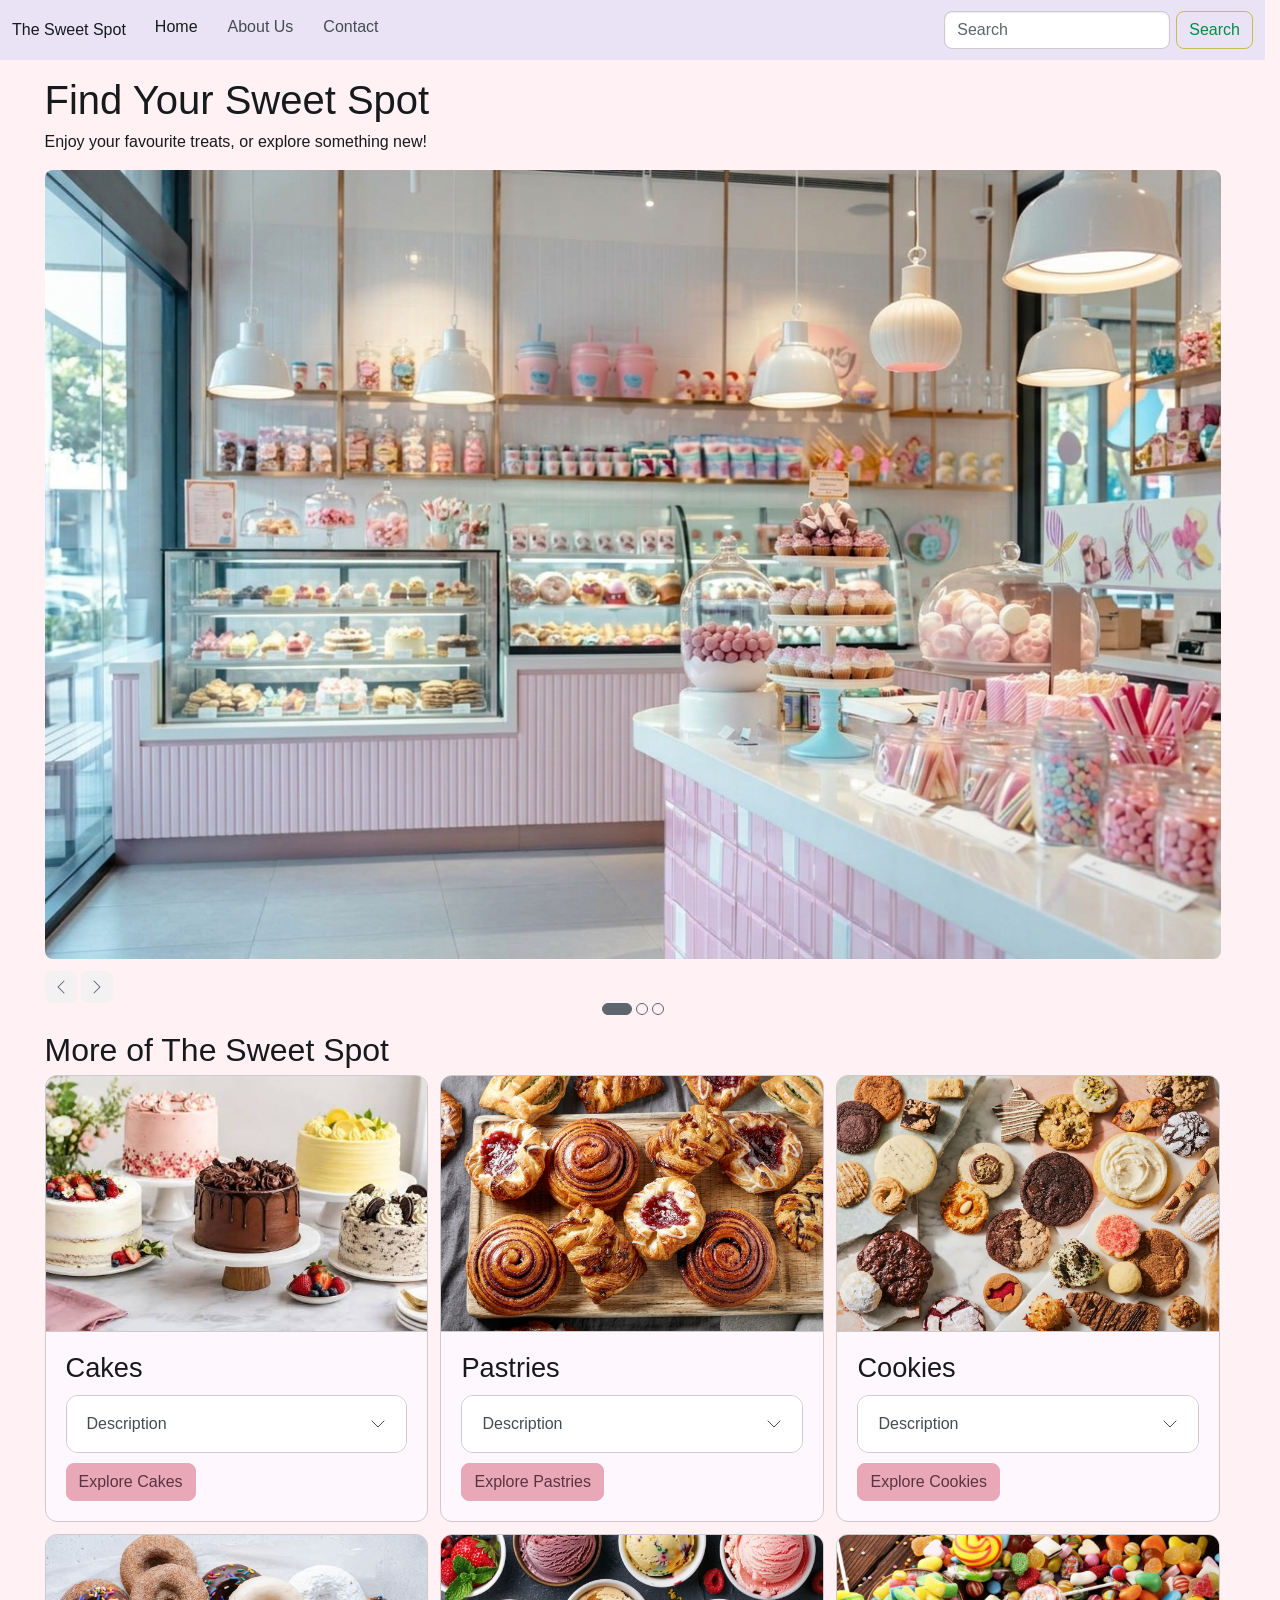
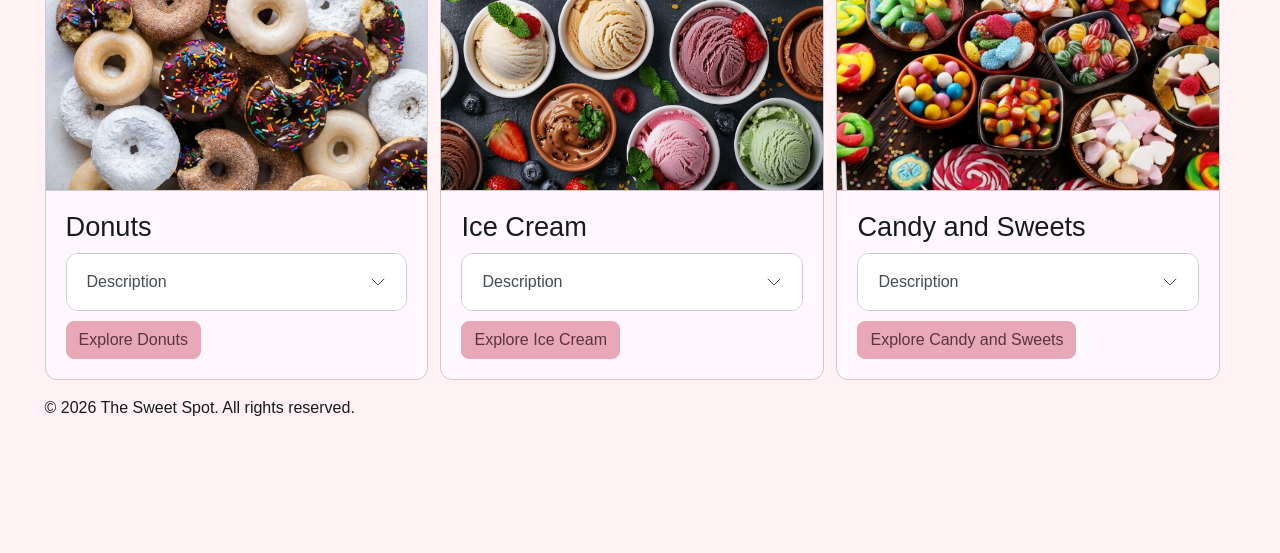
<file: index.html>
<!DOCTYPE html>
<html lang="en">
<head>
    <meta charset="UTF-8">
    <meta name="viewport" content="width=device-width, initial-scale=1.0">
    <title>The Sweet Spot | Home</title>

    <link rel="stylesheet" href="css/bootstrap.min.css">
    <link rel="stylesheet" href="css/style.css">
    <script type="module" src="js/bootstrap.bundle.min.js"></script>

</head>
<body>
    
   <nav class="navbar bg-1 fg-2 md:navbar-expand">
  <div class="container-fluid">
    <a class="navbar-brand" href="#"> The Sweet Spot</a>
    <button class="btn-icon navbar-toggler" type="button" data-bs-toggle="drawer" data-bs-target="#navbarTogglerDemo02" aria-controls="navbarTogglerDemo02" aria-expanded="false" aria-label="Toggle navigation">
      <span class="navbar-toggler-icon" aria-hidden="true"></span>
    </button>
    <dialog class="drawer drawer-end" tabindex="-1" id="navbarTogglerDemo02" aria-labelledby="navbarTogglerDemo02Label">
      <div class="drawer-header">
        <h5 class="drawer-title" id="navbarTogglerDemo02Label">Menu</h5>
        <button type="button" class="btn-close" data-bs-dismiss="drawer" aria-label="Close"></button>
      </div>
      <div class="drawer-body">
        <ul class="navbar-nav me-auto mb-2">
          <li class="nav-item"><a class="nav-link active" aria-current="page" href="index.html">Home</a></li>
          <li class="nav-item"><a class="nav-link" href="#">About Us</a></li>
          <li class="nav-item"><a class="nav-link" href="contact.html">Contact</a></li>
        </ul>
        <form class="d-flex" role="search">
          <input class="form-control me-2" type="search" placeholder="Search" aria-label="Search"/>
          <button class="btn-outline theme-success" type="submit">Search</button>
        </form>
      </div>
    </dialog>
  </div>
</nav>


<main>

<div class="container mt-5">

    <h1>Find Your Sweet Spot</h1>
    <p>Enjoy your favourite treats, or explore something new!</p>

    <div id="heroCarousel" class="carousel slide">
  <div class="carousel-inner rounded-5">
    <div class="carousel-item active">
      <img src="images/C1.jpeg" class="d-block w-100" alt="aesthetic image of various cakes, candies and sweets on display in a pastel shop.">
    </div>
    <div class="carousel-item">
      <img src="images/C2.jpeg" class="d-block w-100" alt="pastel ice cream shop with various colourful flavours in cups on display.">
    </div>
    <div class="carousel-item">
      <img src="images/C3.jpeg" class="d-block w-100" alt="light display of various pastries in glass display in warm setting.">
    </div>
  </div>
  <div class="carousel-overlay-controls">
    <div>
      <button class="btn-icon btn-sm btn-subtle theme-secondary" type="button" data-bs-target="#heroCarousel" data-bs-slide="prev">
        <span class="carousel-icon-prev" aria-hidden="true"></span>
        <span class="visually-hidden">Previous</span>
      </button>
      <button class="btn-icon btn-sm btn-subtle theme-secondary" type="button" data-bs-target="#heroCarousel" data-bs-slide="next">
        <span class="carousel-icon-next" aria-hidden="true"></span>
        <span class="visually-hidden">Next</span>
      </button>
    </div>
    <div class="carousel-indicators">
      <button type="button" data-bs-target="#heroCarousel" data-bs-slide-to="0" class="active" aria-current="true" aria-label="Slide 1"></button>
      <button type="button" data-bs-target="#heroCarousel" data-bs-slide-to="1" aria-label="Slide 2"></button>
      <button type="button" data-bs-target="#heroCarousel" data-bs-slide-to="2" aria-label="Slide 3"></button>
    </div>
  </div>
</div>

</div>



<div class="container mt-5">

    <h2>More of The Sweet Spot</h2>

    <div class="row g-4">   

        <section class="col-12 md:col-6 lg:col-4">
            <div class="card h-100">
        <img src="images/cakes.jpeg" class="card-img-top" alt="variety of cakes on cake stands with different flavours and decorations.">
    
    <div class="card-body">
        <h3 class="card-title">Cakes</h3>

        <div class="accordion">
       
        <details class="accordion-item" name="accordionExample" closed>

        <summary class="accordion-header">
        Description
        <svg class="accordion-icon" xmlns="http://www.w3.org/2000/svg" viewBox="0 0 16 16" fill="none" stroke="currentColor" stroke-linecap="round" stroke-linejoin="round"><path d="m2 5 6 6 6-6"/></svg>
        </summary>
            
        <div class="accordion-body">
            <p class="card-text">From classic birthday cakes to beautifully decorated to custom for any theme. There's a cake for every occasion!</p>    
        </div>

        </details>

        </div>

        <button type="button" class="btn-solid theme-primary" data-bs-toggle="dialog" data-bs-target="#cakeDialog">
        Explore Cakes
         </button>

    <dialog class="dialog" id="cakeDialog">
  
        <div class="dialog-header">
        <h4 class="dialog-title">Life is what you Cake it!  </h4>
        <button type="button" class="btn-close" data-bs-dismiss="dialog" aria-label="Close"></button>
        </div>
 
        <div class="dialog-body">
         <p>Cakes come in endless flavours, styles, and designs. Whether you love rich chocolate, light vanilla, or fruity fillings, there's always something to celebrate! "Dig In!" for more information! </p>
         </div>
  
         <div class="dialog-footer">
         <button type="button" class="btn-solid theme-primary">Dig In!</button>
        </div>
    </dialog>

    </div>

            </div>

        </section>




         <section class="col-12 md:col-6 lg:col-4">
             <div class="card h-100">
        <img src="images/pastry.jpeg" class="card-img-top" alt="variety of pastries on a wooden board including cinnamon rolls, and turnovers with icing and fruit filling.">
    
    <div class="card-body">
        <h3 class="card-title">Pastries</h3>

        <div class="accordion">
       
        <details class="accordion-item" name="accordionExample" closed>

        <summary class="accordion-header">
        Description
        <svg class="accordion-icon" xmlns="http://www.w3.org/2000/svg" viewBox="0 0 16 16" fill="none" stroke="currentColor" stroke-linecap="round" stroke-linejoin="round"><path d="m2 5 6 6 6-6"/></svg>
        </summary>
            
        <div class="accordion-body">
            <p class="card-text">Discover flaky, buttery, and delicious pastries, from croissants and cinnamon rolls to tarts and turnovers.</p>    
        </div>

        </details>

        </div>

        <button type="button" class="btn-solid theme-primary" data-bs-toggle="dialog" data-bs-target="#pastryDialog">
        Explore Pastries
         </button>

    <dialog class="dialog" id="pastryDialog">
  
        <div class="dialog-header">
        <h4 class="dialog-title">Flaky but Make It Tasty!</h4>
        <button type="button" class="btn-close" data-bs-dismiss="dialog" aria-label="Close"></button>
        </div>
 
        <div class="dialog-body">
         <p>Pastries are all about delicious layers and textures. Enjoy a flaky croissant with your morning coffee or treat yourself to a warm, gooey cinnamon roll. "Get Flaky!" for more information. </p>
         </div>
  
         <div class="dialog-footer">
         <button type="button" class="btn-solid theme-primary">Get Flaky!</button>
        </div>
    </dialog>

    </div>

             </div>

        </section>



         <section class="col-12 md:col-6 lg:col-4">
             <div class="card h-100">
        <img src="images/cookies.jpeg" class="card-img-top" alt="variety of cookies with various shapes, sizes and flavours. Some soft, with icing or with toppings.">
    
    <div class="card-body">
        <h3 class="card-title">Cookies</h3>

        <div class="accordion">
       
        <details class="accordion-item" name="accordionExample" closed>

        <summary class="accordion-header">
        Description
        <svg class="accordion-icon" xmlns="http://www.w3.org/2000/svg" viewBox="0 0 16 16" fill="none" stroke="currentColor" stroke-linecap="round" stroke-linejoin="round"><path d="m2 5 6 6 6-6"/></svg>
        </summary>
            
        <div class="accordion-body">
            <p class="card-text">Whether soft and chewy or crisp and crunchy, cookies are a timeless treat with endless flavour combinations.</p>    
        </div>

        </details>

        </div>

        <button type="button" class="btn-solid theme-primary" data-bs-toggle="dialog" data-bs-target="#cookieDialog">
        Explore Cookies
         </button>

    <dialog class="dialog" id="cookieDialog">
  
        <div class="dialog-header">
        <h4 class="dialog-title">Cookie Monster Approved!</h4>
        <button type="button" class="btn-close" data-bs-dismiss="dialog" aria-label="Close"></button>
        </div>
 
        <div class="dialog-body">
         <p>From classic chocolate chip to colourful sugar cookies, they are all perfect for sharing, gifting, or keeping all to yourself. Enjoy with a warm cup of coffee, or a nice cold glass of milk. "Get Cookie-ing!" for more information! </p>
         </div>
  
         <div class="dialog-footer">
         <button type="button" class="btn-solid theme-primary">Get Cookie-ing!</button>
        </div>
    </dialog>

    </div>

        </div>

        </section>




         <section class="col-12 md:col-6 lg:col-4">
             <div class="card h-100">
        <img src="images/donuts.jpeg" class="card-img-top" alt="variety of donuts on a marble surface with sprinkles, powdered sugar, and chocolate">
    
    <div class="card-body">
        <h3 class="card-title">Donuts</h3>

        <div class="accordion">
       
        <details class="accordion-item" name="accordionExample" closed>

        <summary class="accordion-header">
        Description
        <svg class="accordion-icon" xmlns="http://www.w3.org/2000/svg" viewBox="0 0 16 16" fill="none" stroke="currentColor" stroke-linecap="round" stroke-linejoin="round"><path d="m2 5 6 6 6-6"/></svg>
        </summary>
            
        <div class="accordion-body">
            <p class="card-text">Glazed, filled, sprinkled, or frosted — donuts bring a little sweetness and fun to every bite!</p>    
        </div>

        </details>

        </div>

        <button type="button" class="btn-solid theme-primary" data-bs-toggle="dialog" data-bs-target="#donutDialog">
        Explore Donuts
         </button>

    <dialog class="dialog" id="donutDialog">
  
        <div class="dialog-header">
        <h4 class="dialog-title">Donut Worry, Be Happy</h4>
        <button type="button" class="btn-close" data-bs-dismiss="dialog" aria-label="Close"></button>
        </div>
 
        <div class="dialog-body">
         <p>Donuts come in all shapes, sizes, and flavours. Whether you prefer a simple glazed donut or one topped with colourful sprinkles, there's a flavour for everyone. "Donut Stop Here!" and learn more!</p>
         </div>
  
         <div class="dialog-footer">
         <button type="button" class="btn-solid theme-primary">Donut Stop Here!</button>
        </div>
    </dialog>

    </div>

            </div>

        </section>




         <section class="col-12 md:col-6 lg:col-4">
            <div class="card h-100">
        <img src="images/icecream.jpeg" class="card-img-top" alt="variety of ice cream scoops in bowls with garnishes.">
    
    <div class="card-body">
        <h3 class="card-title">Ice Cream</h3>

        <div class="accordion">
       
        <details class="accordion-item" name="accordionExample" closed>

        <summary class="accordion-header">
        Description
        <svg class="accordion-icon" xmlns="http://www.w3.org/2000/svg" viewBox="0 0 16 16" fill="none" stroke="currentColor" stroke-linecap="round" stroke-linejoin="round"><path d="m2 5 6 6 6-6"/></svg>
        </summary>
            
        <div class="accordion-body">
            <p class="card-text">Cool down with creamy classics, fruity scoops, and exciting flavours that make every day feel like summer!</p>    
        </div>

        </details>

        </div>

        <button type="button" class="btn-solid theme-primary" data-bs-toggle="dialog" data-bs-target="#icecreamDialog">
        Explore Ice Cream
         </button>

    <dialog class="dialog" id="icecreamDialog">
  
        <div class="dialog-header">
        <h4 class="dialog-title">Scoop There It Is!</h4>
        <button type="button" class="btn-close" data-bs-dismiss="dialog" aria-label="Close"></button>
        </div>
 
        <div class="dialog-body">
         <p>From classic chocolate and vanilla to fun and unique flavour combinations, ice cream is the perfect frozen treat for any season. Pair it with your favourite toppings or even another dessert for the ultimate treat. "Scoop it Up!" for more information! </p>
         </div>
  
         <div class="dialog-footer">
         <button type="button" class="btn-solid theme-primary">	Scoop It Up!</button>
        </div>
    </dialog>

    </div>

        </div>

        </section>




         <section class="col-12 md:col-6 lg:col-4">
             <div class="card h-100">
        <img src="images/candy.jpeg" class="card-img-top" alt="variety of colourful candies in bowls">
    
    <div class="card-body">
        <h3 class="card-title">Candy and Sweets</h3>

        <div class="accordion">
       
        <details class="accordion-item" name="accordionExample" closed>

        <summary class="accordion-header">
        Description
        <svg class="accordion-icon" xmlns="http://www.w3.org/2000/svg" viewBox="0 0 16 16" fill="none" stroke="currentColor" stroke-linecap="round" stroke-linejoin="round"><path d="m2 5 6 6 6-6"/></svg>
        </summary>
            
        <div class="accordion-body">
            <p class="card-text">Explore a colourful world of sweet treats, from gummy candies and chocolates to lollipops and other favourites!</p>    
        </div>

        </details>

        </div>

        <button type="button" class="btn-solid theme-primary" data-bs-toggle="dialog" data-bs-target="#candyDialog">
        Explore Candy and Sweets
         </button>

    <dialog class="dialog" id="candyDialog">
  
        <div class="dialog-header">
        <h4 class="dialog-title">A little something sweet</h4>
        <button type="button" class="btn-close" data-bs-dismiss="dialog" aria-label="Close"></button>
        </div>
 
        <div class="dialog-body">
         <p>Small treats can bring the biggest smiles. Discover a variety of candies and sweets, perfect for satisfying your sweet tooth or sharing with friends! "Make it Sweet!" for more information! </p>
         </div>
  
         <div class="dialog-footer">
         <button type="button" class="btn-solid theme-primary">Make it Sweet!</button>
        </div>
    </dialog>

    </div>

        </div>

        </section>
    


    
    </div>
    

</div>

</main>


<footer class="container mt-5">
    <p>© 2026 The Sweet Spot. All rights reserved.</p>
</footer>

</body>
</html>
</file>
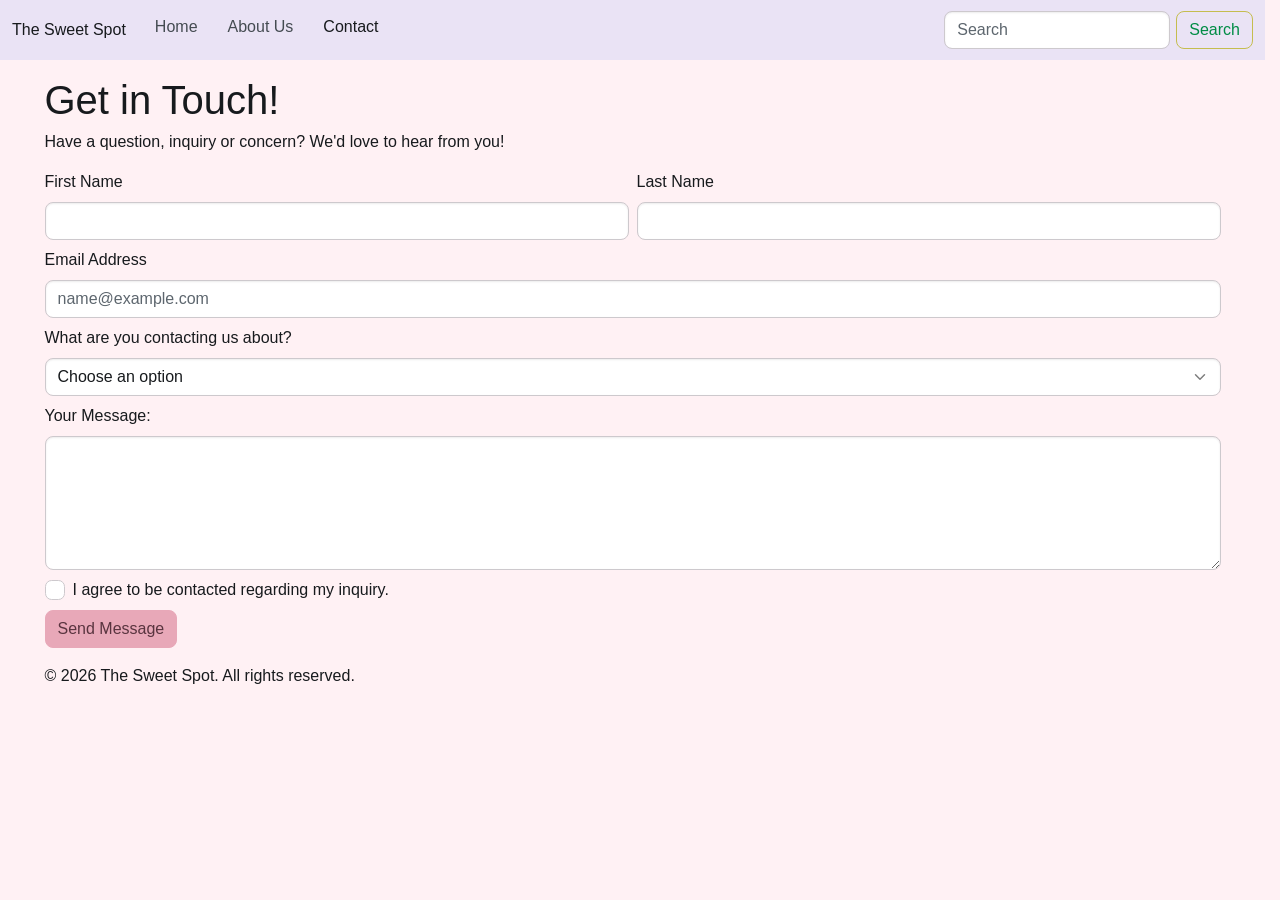
<file: contact.html>
<!DOCTYPE html>
<html lang="en">
<head>
    <meta charset="UTF-8">
    <meta name="viewport" content="width=device-width, initial-scale=1.0">
    <title>The Sweet Spot | Contact</title>

    <link rel="stylesheet" href="css/bootstrap.min.css">
    <link rel="stylesheet" href="css/style.css">
    <script type="module" src="js/bootstrap.bundle.min.js"></script>

</head>
<body>
    
   <nav class="navbar bg-1 fg-2 md:navbar-expand">
  <div class="container-fluid">
    <a class="navbar-brand" href="#"> The Sweet Spot</a>
    <button class="btn-icon navbar-toggler" type="button" data-bs-toggle="drawer" data-bs-target="#navbarTogglerDemo02" aria-controls="navbarTogglerDemo02" aria-expanded="false" aria-label="Toggle navigation">
      <span class="navbar-toggler-icon" aria-hidden="true"></span>
    </button>
    <dialog class="drawer drawer-end" tabindex="-1" id="navbarTogglerDemo02" aria-labelledby="navbarTogglerDemo02Label">
      <div class="drawer-header">
        <h5 class="drawer-title" id="navbarTogglerDemo02Label">Menu</h5>
        <button type="button" class="btn-close" data-bs-dismiss="drawer" aria-label="Close"></button>
      </div>
      <div class="drawer-body">
        <ul class="navbar-nav me-auto mb-2">
          <li class="nav-item"><a class="nav-link" aria-current="page" href="index.html">Home</a></li>
          <li class="nav-item"><a class="nav-link" href="#">About Us</a></li>
          <li class="nav-item"><a class="nav-link active"  href="contact.html">Contact</a></li>
        </ul>
        <form class="d-flex" role="search">
          <input class="form-control me-2" type="search" placeholder="Search" aria-label="Search"/>
          <button class="btn-outline theme-success" type="submit">Search</button>
        </form>
      </div>
    </dialog>
  </div>
</nav>


<main>
    <div class="container mt-5">

        <h1>Get in Touch!</h1>
        <p>Have a question, inquiry or concern? We'd love to hear from you!</p>

        <form>
            <div class="row g-3">

                <div class="col-12 md:col-6">
                    <div class="form-field">
                        <label for="firstName" class="form-label">First Name</label>
                        <input type="text" class="form-control" id="firstName">
                    </div>
                </div>



                <div class="col-12 md:col-6">
                    <div class="form-field">
                        <label for="lastName" class="form-label">Last Name</label>
                        <input type="text" class="form-control" id="lastName">
                    </div>
                </div>



                <div class="col-12">
                    <div class="form-field">
                        <label for="email" class="form-label">Email Address</label>
                        <input type="email" class="form-control" id="email" placeholder="name@example.com">
                    </div>
                </div>



                <div class="col-12">
                    <div class="form-field">
                        <label for="reason" class="form-label">What are you contacting us about?</label>
                        <select class="form-control" id="reason">

                        <option value="">Choose an option</option>
                        <option value="question">General Question</option>
                        <option value="suggestion">Suggestion</option>
                        <option value="inquiry">Inquiry</option>
                        <option value="feedback">Feedback</option>
                        <option value="other">Other</option>

                        </select>
                    </div>
                </div>



                <div class="col-12">
                    <div class="form-field">
                        <label for="message" class="form-label">Your Message:</label>
                        <textarea class="form-control" id="message" rows="5"></textarea>
                    </div>
                </div>



                <div class="col-12">
                    <div class="form-field">
                        <input type="checkbox" id="consent" class="check">
                        <label for="consent">I agree to be contacted regarding my inquiry.</label>
                    </div>
                </div>




                <div class="col-12">
                    <button type="submit" class="btn-solid theme-primary">Send Message</button>
                </div>

            </div>
        </form>

    </div>

</main>

<footer class="container mt-5">
    <p>© 2026 The Sweet Spot. All rights reserved.</p>
</footer>

</body>
</html>
</file>
<file: css/style.css>
:root {
    --bs-primary-bg: #E8A8B8;
    --bs-primary-fg: #9A5366;
    --bs-primary-fg-emphasis: #75404F;
    --bs-primary-border: #EBC1CC;
    --bs-primary-focus-ring: #D98FA0;
    --bs-primary-contrast: #59343F;
}

.btn-solid.theme-primary {
    --bs-theme-bg: #E8A8B8;
    --bs-theme-border: #E8A8B8;
    --bs-theme-contrast: #59343F;
}

body{
    background-color: #FFF1F4;
}

.navbar {
    background-color: #EAE3F5;
}

.card {
    background-color: #FFF7FE;
}
</file>
